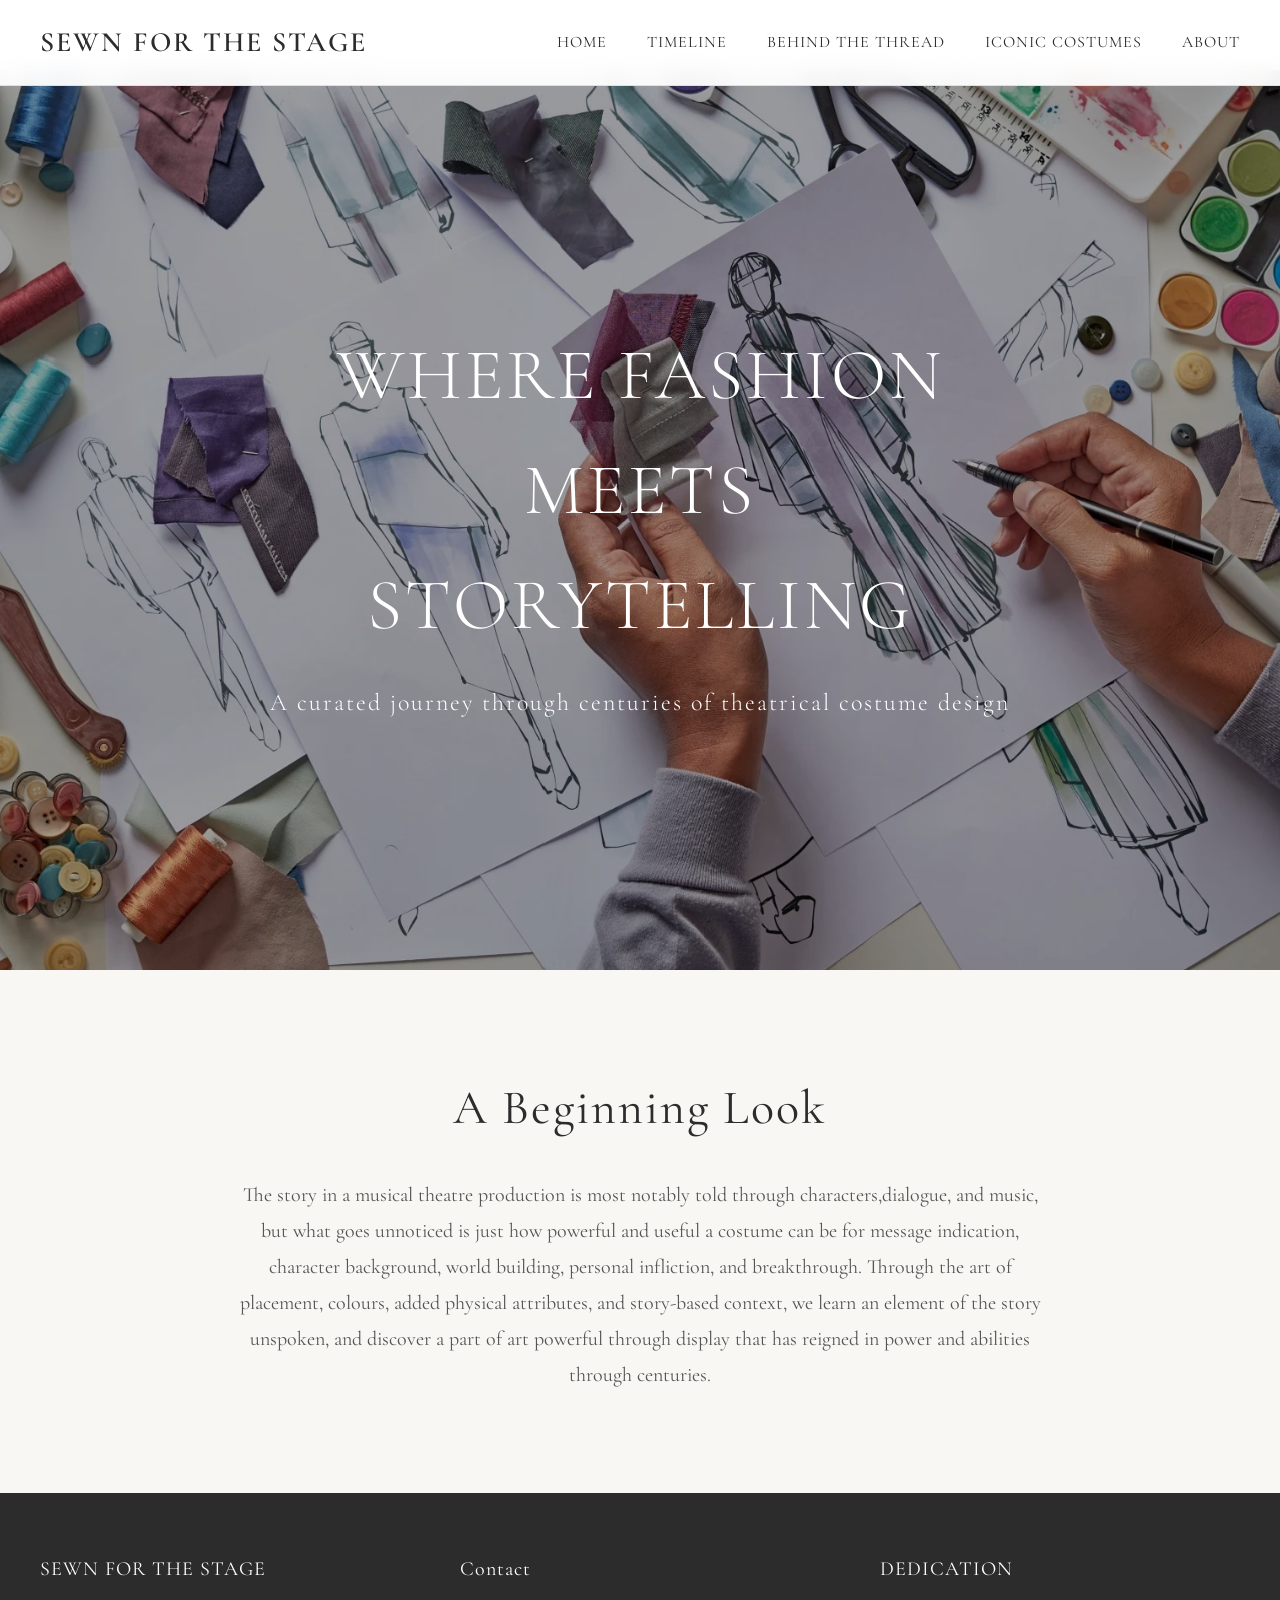
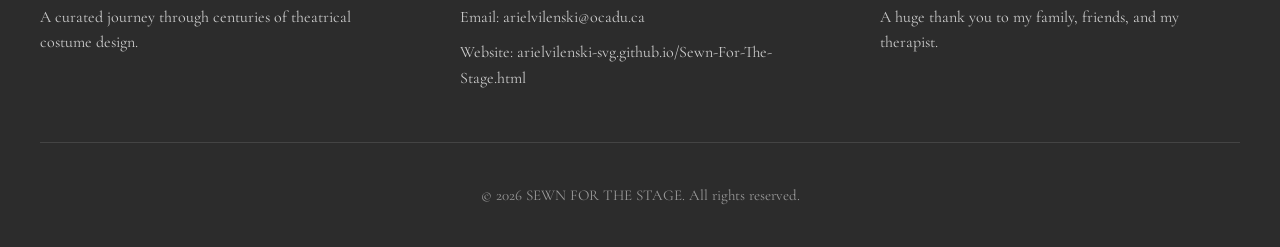
<file: index.html>
<!DOCTYPE html>
<html lang="en">
<head>
<meta charset="UTF-8">
<meta name="viewport" content="width=device-width, initial-scale=1.0">
<title>SEWN FOR THE STAGE</title>
<link rel="stylesheet" href="styles.css">
</head>

<body>

<header>
  <nav>
    <div class="logo">SEWN FOR THE STAGE</div>
    <button class="hamburger" id="hamburger" aria-label="Toggle navigation" aria-expanded="false">
      <span></span>
      <span></span>
      <span></span>
    </button>
    <div class="nav-links" id="nav-links">
      <a href="index.html">HOME</a>
      <a href="timeline.html">TIMELINE</a>
      <a href="behindthethread.html">BEHIND THE THREAD</a>
      <a href="iconiccostumes.html">ICONIC COSTUMES</a>
      <a href="about.html">ABOUT</a>
    </div>
  </nav>
</header>
<section class="hero">
  <img class="hero-image" src="images/cover-image.png" alt="Where Fashion Meets Storytelling">
  <div class="hero-content">
    <h1>WHERE FASHION MEETS STORYTELLING</h1>
    <p>A curated journey through centuries of theatrical costume design</p>
  </div>
</section>

<section class="intro">
  <div class="intro-content">
    <h2>A Beginning Look</h2>
    <p>The story in a musical theatre production is most notably told through characters,dialogue, and music, but what goes unnoticed is just how powerful and useful a costume can be for message indication, character background, world building, personal infliction, and breakthrough.

Through the art of placement, colours, added physical attributes, and story-based context, we learn an element of the story unspoken, and discover a part of art powerful through display that has reigned in power and abilities through centuries.

</p>
  </div>
</section>

<footer>
  <div class="footer-content">
    <div class="footer-section">
      <h4>SEWN FOR THE STAGE</h4>
      <p>A curated journey through centuries of theatrical costume design.</p>
    </div>
    <div class="footer-section">
      <h4>Contact</h4>
      <p>Email: arielvilenski@ocadu.ca</p>
      <a href="https://arielvilenski-svg.github.io/Sewn-For-The-Stage.html" target="_blank" rel="noopener noreferrer">Website: arielvilenski-svg.github.io/Sewn-For-The-Stage.html</a>
    </div>
    <div class="footer-section">
      <h4>DEDICATION</h4>
      <p>A huge thank you to my family, friends, and my therapist.</p>
    </div>
  </div>
  <div class="footer-bottom">
    <p>© 2026 SEWN FOR THE STAGE. All rights reserved.</p>
  </div>
</footer>

<script src="script.js"></script>
</body>
</html>
</file>
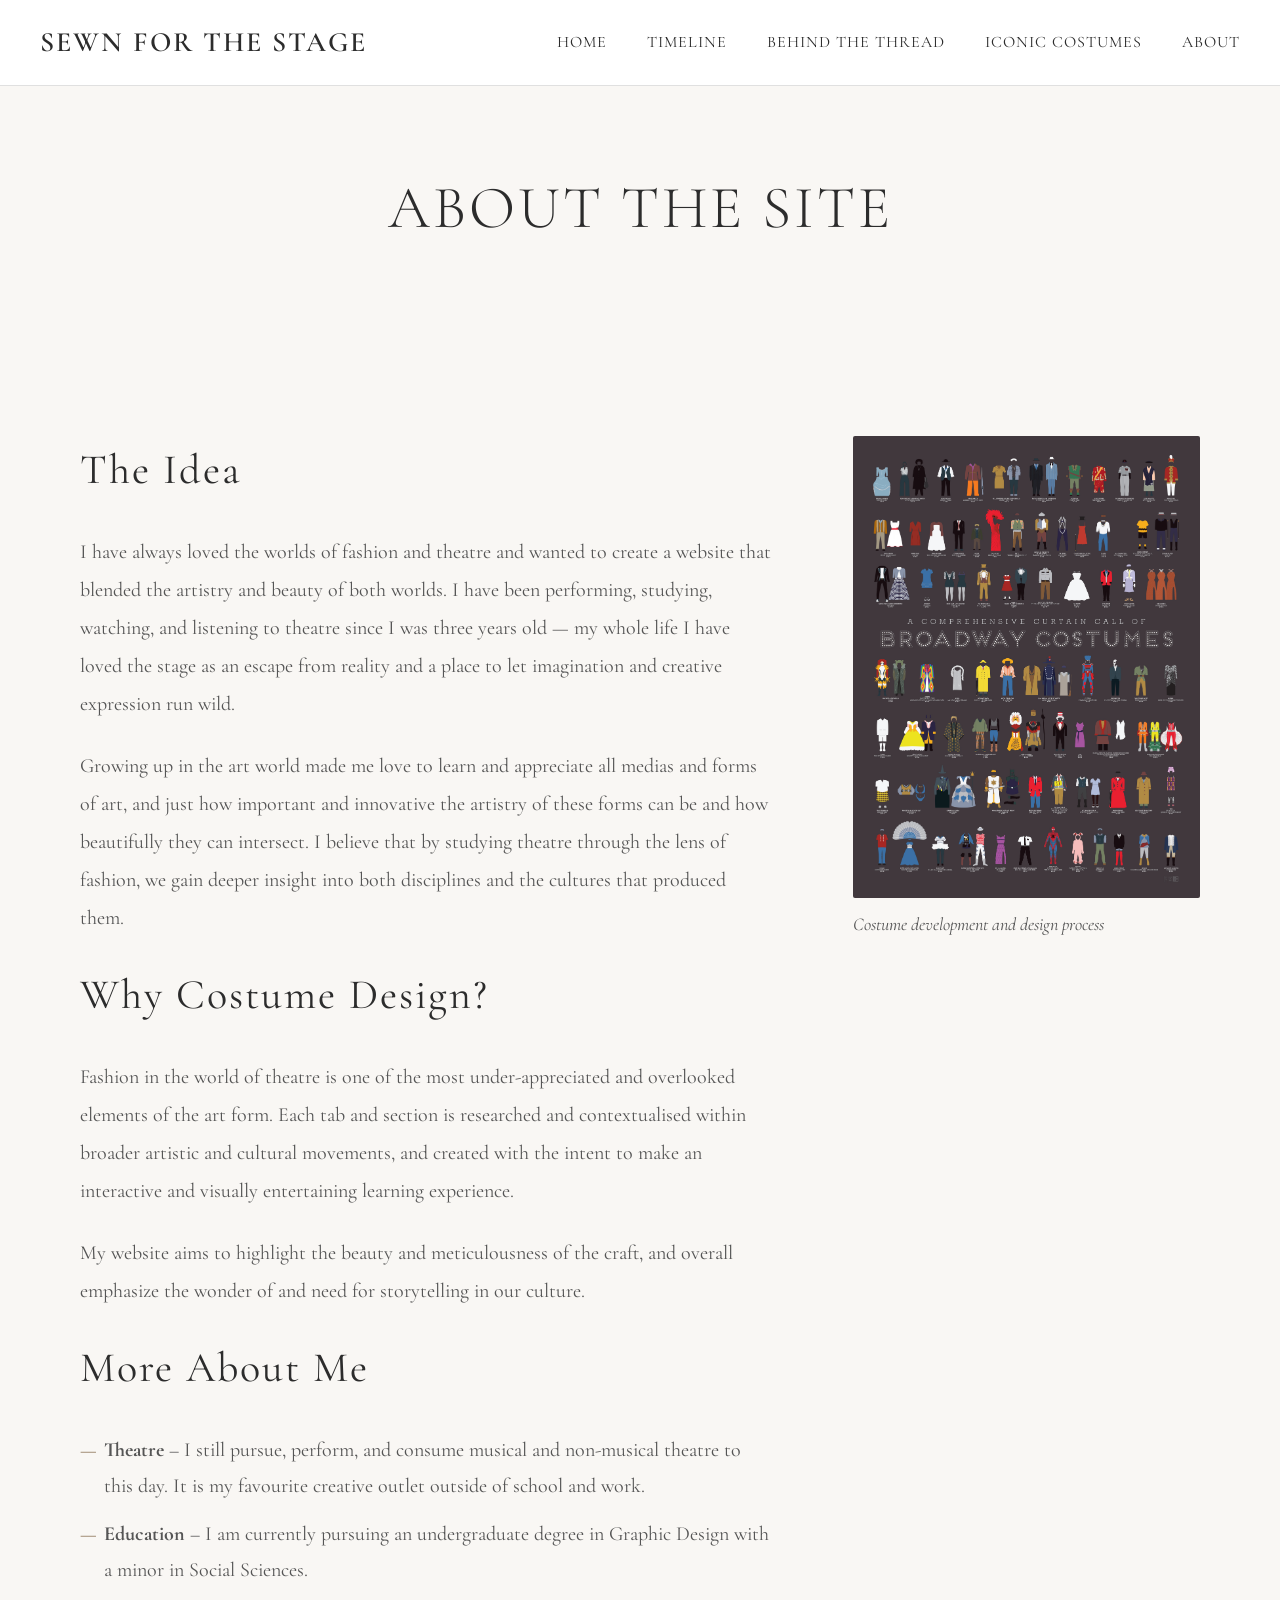
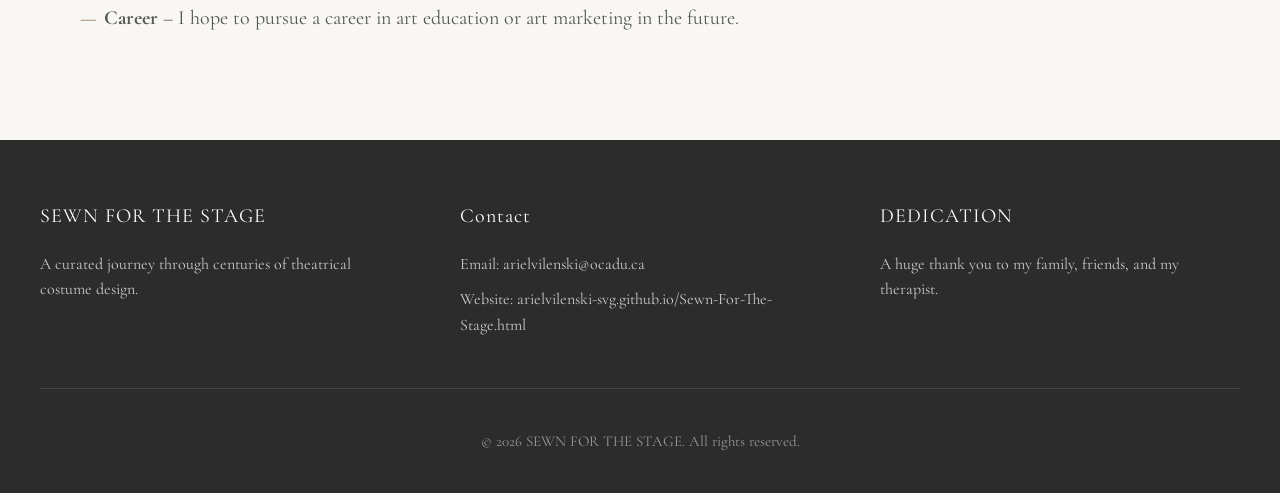
<file: about.html>
<!DOCTYPE html>
<html lang="en">
<head>
<meta charset="UTF-8">
<meta name="viewport" content="width=device-width, initial-scale=1.0">
<title>About – SEWN FOR THE STAGE</title>
<link rel="stylesheet" href="styles.css">
</head>

<body>

<header>
  <nav>
    <div class="logo">SEWN FOR THE STAGE</div>
    <button class="hamburger" id="hamburger" aria-label="Toggle navigation" aria-expanded="false">
      <span></span>
      <span></span>
      <span></span>
    </button>
    <div class="nav-links" id="nav-links">
      <a href="index.html">HOME</a>
      <a href="timeline.html">TIMELINE</a>
      <a href="behindthethread.html">BEHIND THE THREAD</a>
      <a href="iconiccostumes.html">ICONIC COSTUMES</a>
      <a href="about.html">ABOUT</a>
    </div>
  </nav>
</header>

<main>

<section class="about-hero">
  <h1>ABOUT THE SITE</h1>
</section>

<div class="about-layout">

  <div class="about-text">
    <h2>The Idea</h2>
    <p>I have always loved the worlds of fashion and theatre and wanted to create a website that blended the artistry and beauty of both worlds. I have been performing, studying, watching, and listening to theatre since I was three years old — my whole life I have loved the stage as an escape from reality and a place to let imagination and creative expression run wild.</p>
    <p>Growing up in the art world made me love to learn and appreciate all medias and forms of art, and just how important and innovative the artistry of these forms can be and how beautifully they can intersect. I believe that by studying theatre through the lens of fashion, we gain deeper insight into both disciplines and the cultures that produced them.</p>

    <h2>Why Costume Design?</h2>
    <p>Fashion in the world of theatre is one of the most under-appreciated and overlooked elements of the art form. Each tab and section is researched and contextualised within broader artistic and cultural movements, and created with the intent to make an interactive and visually entertaining learning experience.</p>
    <p>My website aims to highlight the beauty and meticulousness of the craft, and overall emphasize the wonder of and need for storytelling in our culture.</p>

    <h2>More About Me</h2>
    <ul>
      <li><strong>Theatre</strong> – I still pursue, perform, and consume musical and non-musical theatre to this day. It is my favourite creative outlet outside of school and work.</li>
      <li><strong>Education</strong> – I am currently pursuing an undergraduate degree in Graphic Design with a minor in Social Sciences.</li>
      <li><strong>Career</strong> – I hope to pursue a career in art education or art marketing in the future.</li>
    </ul>
  </div>

  <div class="about-side">
    <img src="images/a-beginning-look.jpg" alt="Costume studio">
    <p class="caption">Costume development and design process</p>
  </div>

</div>

</main>

<footer>
  <div class="footer-content">
    <div class="footer-section">
      <h4>SEWN FOR THE STAGE</h4>
      <p>A curated journey through centuries of theatrical costume design.</p>
    </div>
    
     <div class="footer-section">
      <h4>Contact</h4>
      <p>Email: arielvilenski@ocadu.ca</p>
      <a href="https://arielvilenski-svg.github.io/Sewn-For-The-Stage.html" target="_blank" rel="noopener noreferrer">Website: arielvilenski-svg.github.io/Sewn-For-The-Stage.html</a>
  </div>
  
    <div class="footer-section">
      <h4>DEDICATION</h4>
      <p>A huge thank you to my family, friends, and my therapist.</p>
    </div>
  </div>
  <div class="footer-bottom">
    <p>© 2026 SEWN FOR THE STAGE. All rights reserved.</p>
  </div>
</footer>

<script src="script.js"></script>
</body>
</html>
</file>
<file: styles.css>
@import url('https://fonts.googleapis.com/css2?family=Cormorant+Garamond:wght@300;400;500;600&display=swap');

/* RESET & BASE */
*, *::before, *::after {
  box-sizing: border-box;
  margin: 0;
  padding: 0;
}

body {
  font-family: 'Cormorant Garamond', Georgia, serif;
  line-height: 1.6;
  color: #2c2c2c;
  background: #f9f7f4;
}

img { display: block; max-width: 100%; }
a { color: inherit; }

/* HEADER & NAV */
header {
  position: fixed;
  top: 0;
  width: 100%;
  background: rgba(255, 255, 255, 0.95);
  backdrop-filter: blur(10px);
  -webkit-backdrop-filter: blur(10px);
  border-bottom: 1px solid #e0e0e0;
  z-index: 1000;
}

nav {
  display: flex;
  justify-content: space-between;
  align-items: center;
  padding: 20px 40px;
  max-width: 1400px;
  margin: 0 auto;
}

.logo {
  font-size: 28px;
  font-weight: 600;
  letter-spacing: 2px;
  color: #2c2c2c;
  text-decoration: none;
}

.nav-links {
  display: flex;
  gap: 40px;
  list-style: none;
}

.nav-links a {
  text-decoration: none;
  color: #2c2c2c;
  font-size: 16px;
  letter-spacing: 1px;
  transition: color 0.3s;
}

.nav-links a:hover { color: #8b7355; }

/* HAMBURGER MENU BUTTON */
.hamburger {
  display: none;
  flex-direction: column;
  justify-content: center;
  gap: 5px;
  background: none;
  border: none;
  cursor: pointer;
  padding: 4px;
  z-index: 1001;
}

.hamburger span {
  display: block;
  width: 24px;
  height: 2px;
  background: #2c2c2c;
  border-radius: 2px;
  transition: transform 0.3s ease, opacity 0.3s ease;
}

.hamburger.open span:nth-child(1) { transform: translateY(7px) rotate(45deg); }
.hamburger.open span:nth-child(2) { opacity: 0; transform: scaleX(0); }
.hamburger.open span:nth-child(3) { transform: translateY(-7px) rotate(-45deg); }

/* HERO */
.hero {
  height: 100vh;
  position: relative;
  display: flex;
  align-items: center;
  justify-content: center;
  overflow: hidden;
  margin-top: 70px;
}

.hero-image {
  position: absolute;
  top: 0;
  left: 0;
  width: 100%;
  height: 100%;
  object-fit: cover;
  filter: brightness(0.7);
}

.hero-content {
  position: relative;
  z-index: 1;
  text-align: center;
  color: white;
  max-width: 800px;
  padding: 0 20px;
}

.hero-content h1 {
  font-size: 72px;
  margin-bottom: 20px;
  letter-spacing: 3px;
  font-weight: 300;
}

.hero-content p {
  font-size: 24px;
  letter-spacing: 2px;
  font-weight: 300;
}

/* INTRO */
.intro {
  padding: 100px 0;
  background: #f9f7f4;
}

.intro-content {
  max-width: 900px;
  margin: 0 auto;
  text-align: center;
  padding: 0 40px;
}

.intro-content h2 {
  font-size: 48px;
  margin-bottom: 30px;
  font-weight: 400;
  letter-spacing: 2px;
}

.intro-content p {
  font-size: 20px;
  line-height: 1.8;
  color: #555;
}

/* SECTION TITLE */
.section-title {
  text-align: center;
  font-size: 48px;
  margin-bottom: 60px;
  font-weight: 400;
  letter-spacing: 2px;
  color: #2c2c2c;
}

/* TIMELINE */
.timeline {
  padding: 100px 0;
  background: #f9f7f4;
}

.timeline-container {
  max-width: 1200px;
  margin: 0 auto;
  padding: 0 40px;
}

.timeline-item {
  display: grid;
  grid-template-columns: 1fr 1fr;
  gap: 60px;
  margin-bottom: 80px;
  align-items: center;
}

.timeline-item:nth-child(even) .timeline-content { order: 2; }
.timeline-item:nth-child(even) .timeline-image { order: 1; }

.timeline-image {
  width: 100%;
  height: 400px;
  overflow: hidden;
  border-radius: 2px;
}

.timeline-image img {
  width: 100%;
  height: 100%;
  object-fit: cover;
  transition: transform 0.4s ease;
}

.timeline-image img.zoomed-out-image {
  object-fit: contain;
  padding: 18px;
  background: #efe8dc;
  transform: scale(0.9);
}

.timeline-image img.lower-framed-image {
  object-position: center 28%;
}

.timeline-image img:hover { transform: scale(1.03); }

.timeline-image img.zoomed-out-image:hover {
  transform: scale(0.94);
}

.timeline-content h3 {
  font-size: 36px;
  margin-bottom: 15px;
  font-weight: 400;
  letter-spacing: 1px;
}

.timeline-content .era {
  font-size: 18px;
  color: #8b7355;
  margin-bottom: 15px;
  letter-spacing: 1px;
  font-style: italic;
}

.timeline-content p {
  font-size: 18px;
  line-height: 1.8;
  color: #555;
}

/* ABOUT PAGE */
.about-hero {
  padding: 160px 40px 80px;
  text-align: center;
  background: #f9f7f4;
}

.about-hero h1 {
  font-size: 60px;
  font-weight: 300;
  letter-spacing: 3px;
  margin-bottom: 20px;
}

.about-hero p {
  font-size: 22px;
  color: #555;
  max-width: 700px;
  margin: 0 auto;
  line-height: 1.8;
}

.about-layout {
  max-width: 1200px;
  margin: 0 auto;
  padding: 80px 40px;
  display: grid;
  grid-template-columns: 2fr 1fr;
  gap: 80px;
  align-items: start;
}

.about-text h2 {
  font-size: 42px;
  font-weight: 400;
  letter-spacing: 2px;
  margin-bottom: 30px;
}

.about-text p {
  font-size: 20px;
  line-height: 1.9;
  color: #555;
  margin-bottom: 24px;
}

.about-side h3 {
  font-size: 28px;
  font-weight: 400;
  letter-spacing: 1px;
  margin-bottom: 20px;
  color: #2c2c2c;
}

.about-side p,
.about-side li {
  font-size: 18px;
  color: #555;
  line-height: 1.8;
  margin-bottom: 12px;
}

.about-side ul { list-style: none; padding: 0; }
.about-side ul li::before { content: '— '; color: #8b7355; }

.about-text ul {
  list-style: none;
  padding: 0;
  margin-bottom: 24px;
}

.about-text li {
  font-size: 20px;
  color: #555;
  line-height: 1.8;
  margin-bottom: 12px;
  padding-left: 24px;
  position: relative;
}

.about-text li::before {
  content: '\2014\00a0';
  color: #8b7355;
  position: absolute;
  left: 0;
}

.about-side img {
  width: 100%;
  height: auto;
  border-radius: 2px;
  display: block;
}

.caption {
  font-size: 14px;
  color: #888;
  margin-top: 10px;
  font-style: italic;
  line-height: 1.5;
}

/* BEHIND THE THREAD */
.gallery-page {
  padding: 120px 40px 80px;
  max-width: 1400px;
  margin: 0 auto;
}

.gallery-section { margin-bottom: 80px; }

.gallery-section h2 {
  font-size: 36px;
  font-weight: 400;
  letter-spacing: 2px;
  margin-bottom: 30px;
  color: #2c2c2c;
}

.gallery-grid {
  display: grid;
  grid-template-columns: repeat(3, 1fr);
  gap: 20px;
}

.gallery-item {
  overflow: hidden;
  border-radius: 2px;
  cursor: pointer;
}

.gallery-item img {
  width: 100%;
  height: 300px;
  object-fit: cover;
  transition: transform 0.4s ease;
  display: block;
}

.gallery-item img:hover { transform: scale(1.04); }

.behind-thread-page .gallery-item {
  overflow: visible;
  cursor: default;
}

.behind-thread-page .gallery-item img:hover {
  transform: none;
}

.behind-thread-page .image-subheading {
  margin-top: 12px;
  font-size: 20px;
  line-height: 1.5;
  font-weight: 400;
  letter-spacing: 0.3px;
  color: #555;
}

/* LIGHTBOX */
.lightbox {
  display: none;
  position: fixed;
  inset: 0;
  background: rgba(0, 0, 0, 0.9);
  z-index: 2000;
  align-items: center;
  justify-content: center;
}

.lightbox.active { display: flex; }

.lightbox-panel {
  width: min(92vw, 980px);
  display: grid;
  gap: 14px;
}

.lightbox img {
  max-width: 90vw;
  max-height: 70vh;
  width: 100%;
  object-fit: contain;
  border-radius: 2px;
}

.lightbox-textbox {
  background: rgba(255, 255, 255, 0.96);
  color: #2c2c2c;
  padding: 18px 20px;
  border-radius: 2px;
}

.lightbox-textbox h3 {
  font-size: 26px;
  font-weight: 500;
  letter-spacing: 0.5px;
  margin-bottom: 6px;
}

.lightbox-textbox p {
  font-size: 18px;
  line-height: 1.6;
  color: #555;
}

.lightbox .close {
  position: absolute;
  top: 24px;
  right: 36px;
  font-size: 48px;
  color: white;
  cursor: pointer;
  line-height: 1;
  font-family: sans-serif;
  opacity: 0.8;
  transition: opacity 0.2s;
}

.lightbox .close:hover { opacity: 1; }

/* MODAL */
.modal-overlay {
  display: none;
  position: fixed;
  inset: 0;
  background: rgba(0, 0, 0, 0.75);
  z-index: 2000;
  align-items: center;
  justify-content: center;
}

.modal-overlay.active { display: flex; }

.modal {
  background: #fff;
  max-width: 700px;
  width: 90%;
  max-height: 90vh;
  overflow-y: auto;
  padding: 50px;
  position: relative;
  border-radius: 2px;
}

.modal h2 {
  font-size: 36px;
  font-weight: 400;
  letter-spacing: 1px;
  margin-bottom: 10px;
}

.modal .era {
  font-size: 18px;
  color: #8b7355;
  font-style: italic;
  margin-bottom: 20px;
}

.modal p { font-size: 18px; line-height: 1.8; color: #555; }

.modal-close {
  position: absolute;
  top: 20px;
  right: 24px;
  font-size: 32px;
  background: none;
  border: none;
  cursor: pointer;
  color: #2c2c2c;
  line-height: 1;
  font-family: sans-serif;
  opacity: 0.6;
  transition: opacity 0.2s;
}

.modal-close:hover { opacity: 1; }

/* FOOTER */
footer {
  background: #2c2c2c;
  color: white;
  padding: 60px 40px 40px;
}

.footer-content {
  max-width: 1400px;
  margin: 0 auto;
  display: grid;
  grid-template-columns: repeat(3, 1fr);
  gap: 60px;
  margin-bottom: 40px;
}

.footer-section h4 {
  font-size: 20px;
  margin-bottom: 20px;
  font-weight: 400;
  letter-spacing: 1px;
}

.footer-section p,
.footer-section a {
  font-size: 16px;
  color: #ccc;
  text-decoration: none;
  display: block;
  margin-bottom: 10px;
  line-height: 1.6;
}

.footer-section a:hover { color: #8b7355; }

.footer-bottom {
  text-align: center;
  padding-top: 40px;
  border-top: 1px solid #444;
  color: #999;
  font-size: 15px;
}

/* RESPONSIVE 968px */
@media (max-width: 968px) {
  .timeline-item { grid-template-columns: 1fr; gap: 30px; }
  .timeline-item:nth-child(even) .timeline-content,
  .timeline-item:nth-child(even) .timeline-image { order: initial; }
  .hero-content h1 { font-size: 48px; }
  .about-layout { grid-template-columns: 1fr; gap: 40px; }
  .footer-content { grid-template-columns: 1fr; gap: 40px; }
  .gallery-grid { grid-template-columns: repeat(2, 1fr); }
}

/* RESPONSIVE 768px (TABLET) */
@media (max-width: 768px) {
  /* Hamburger menu */
  .hamburger { display: flex; }
  nav { padding: 16px 24px; position: relative; }
  .nav-links {
    display: none;
    position: absolute;
    top: 100%;
    left: 0;
    right: 0;
    flex-direction: column;
    background: rgba(255, 255, 255, 0.98);
    padding: 16px 24px;
    gap: 14px;
    border-bottom: 1px solid #e0e0e0;
    z-index: 999;
  }
  .nav-links.open { display: flex; }
  .logo { font-size: 20px; letter-spacing: 1px; }
  .hero-content h1 { font-size: 42px; }
  .hero-content p { font-size: 20px; }
  .intro { padding: 70px 0; }
  .intro-content h2 { font-size: 40px; }
  .intro-content p { font-size: 18px; }
  .section-title { font-size: 40px; margin-bottom: 45px; }
  .timeline { padding: 70px 0; }
  .timeline-content h3 { font-size: 30px; }
  .about-hero { padding: 130px 30px 60px; }
  .about-hero h1 { font-size: 48px; }
  .about-layout { padding: 60px 30px; }
  .gallery-page { padding: 110px 30px 60px; }
  .gallery-section h2 { font-size: 32px; }
}

/* RESPONSIVE 640px (MOBILE) */
@media (max-width: 640px) {
  nav { padding: 16px 20px; }
  .logo { font-size: 18px; }

  /* Hero */
  .hero { height: 80vh; min-height: 480px; }
  .hero-content h1 { font-size: 30px; letter-spacing: 1px; }
  .hero-content p { font-size: 16px; letter-spacing: 1px; }

  /* Typography */
  .section-title { font-size: 28px; margin-bottom: 36px; }
  .intro { padding: 56px 0; }
  .intro-content { padding: 0 20px; }
  .intro-content h2 { font-size: 28px; }
  .intro-content p { font-size: 16px; }

  /* Timeline */
  .timeline { padding: 56px 0; }
  .timeline-container { padding: 0 20px; }
  .timeline-image { height: 220px; }
  .timeline-item { margin-bottom: 50px; }
  .timeline-content h3 { font-size: 24px; }
  .timeline-content .era { font-size: 15px; }
  .timeline-content p { font-size: 16px; }

  /* About */
  .about-hero { padding: 110px 20px 44px; }
  .about-hero h1 { font-size: 34px; }
  .about-hero p { font-size: 17px; }
  .about-layout { padding: 40px 20px; }
  .about-text h2 { font-size: 28px; }
  .about-text p, .about-text li { font-size: 16px; }
  .about-side h3 { font-size: 22px; }

  /* Gallery */
  .gallery-grid { grid-template-columns: 1fr; gap: 16px; }
  .gallery-page { padding: 100px 16px 50px; }
  .gallery-section h2 { font-size: 26px; }
  .gallery-item img { height: 240px; }
  .behind-thread-page .image-subheading { font-size: 15px; }

  /* Lightbox */
  .lightbox-panel { width: min(94vw, 700px); gap: 10px; }
  .lightbox img { max-height: 55vh; }
  .lightbox-textbox h3 { font-size: 20px; }
  .lightbox-textbox p { font-size: 15px; }
  .lightbox .close { top: 12px; right: 16px; font-size: 36px; }

  /* Footer */
  footer { padding: 40px 20px 30px; }
  .footer-content { gap: 28px; }
  .footer-section h4 { font-size: 17px; }
  .footer-section p, .footer-section a { font-size: 14px; }
  .footer-bottom { font-size: 13px; }
}
</file>
